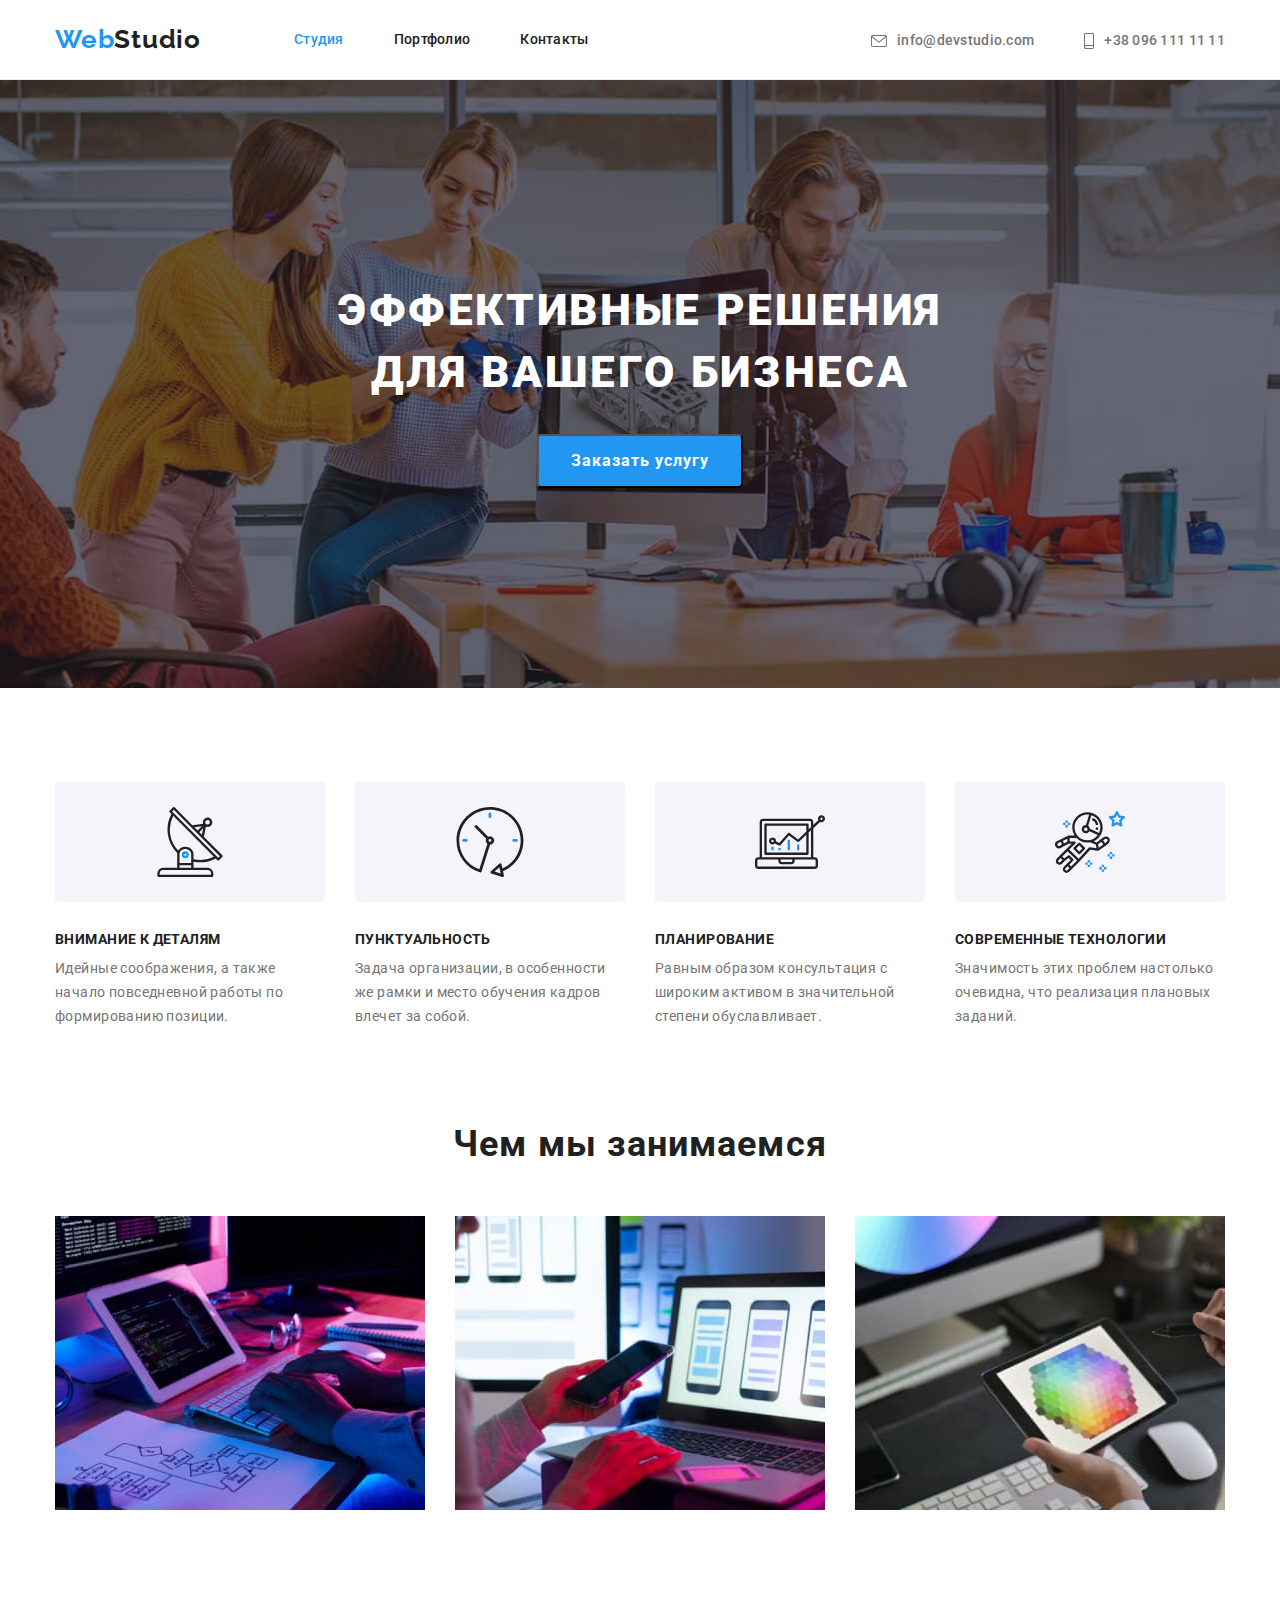
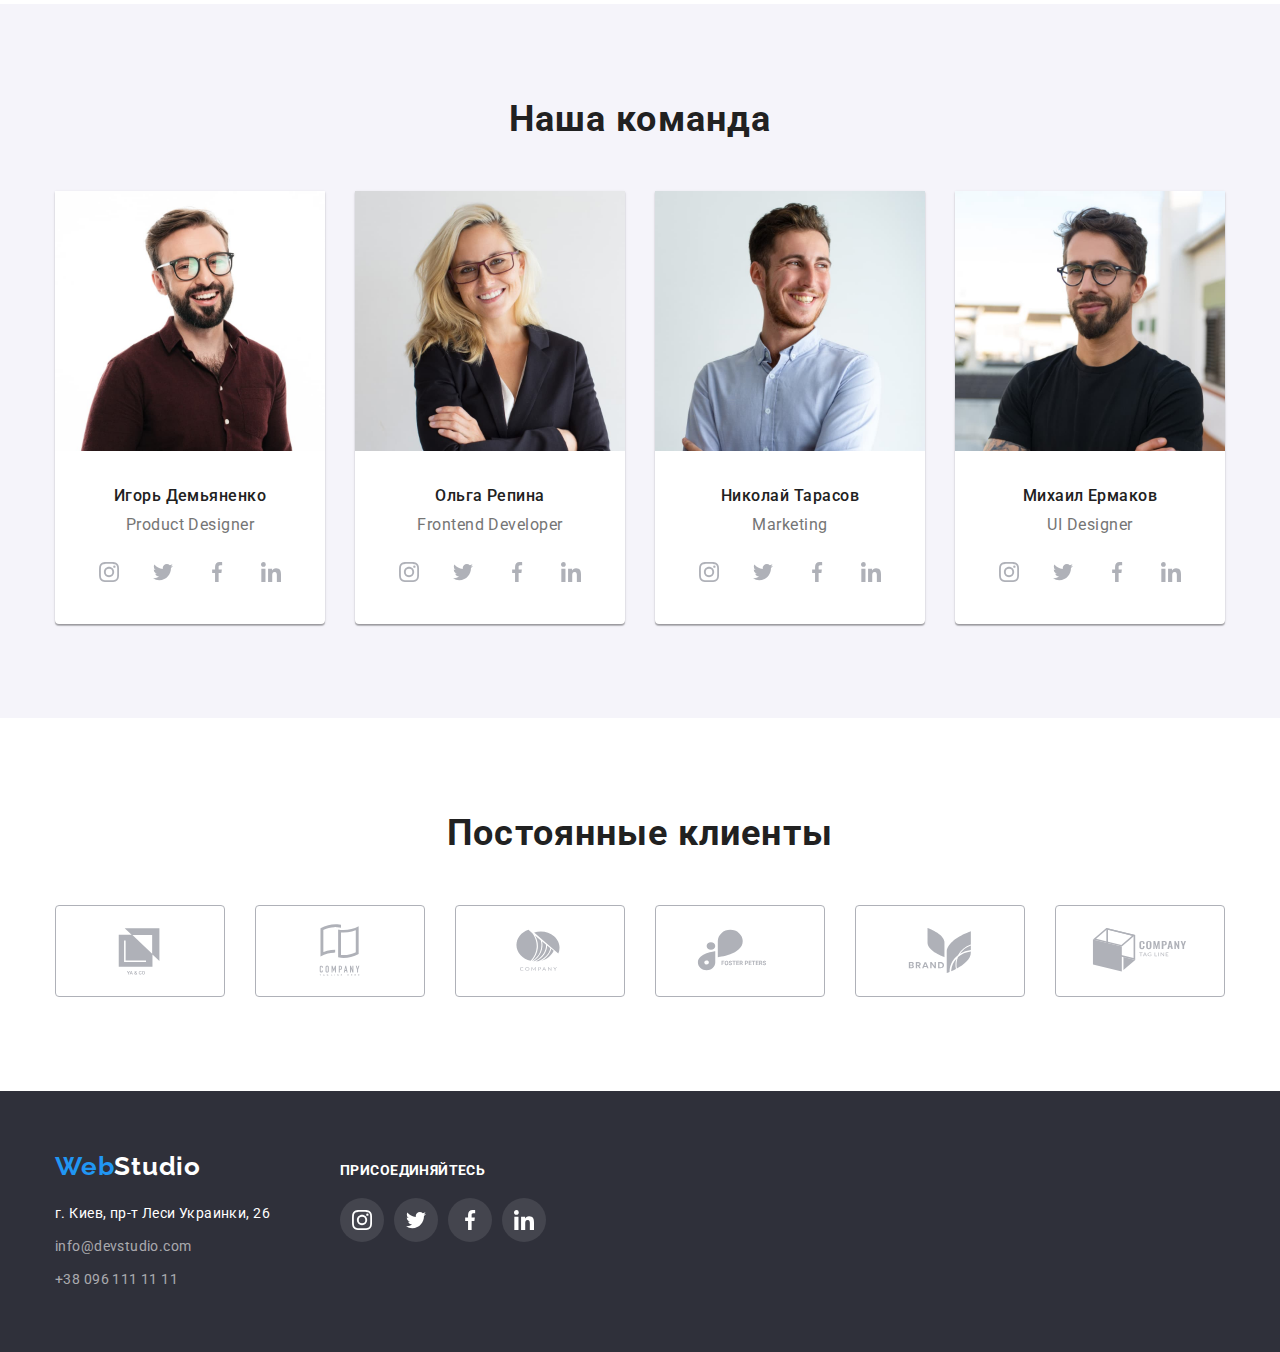
<file: index.html>
<!DOCTYPE html>
<html lang="ru">
<head>
    <meta charset="UTF-8">
    <meta http-equiv="X-UA-Compatible" content="IE=edge">
    <meta name="viewport" content="width=device-width, initial-scale=1.0">
    <title>WebStudio</title>
    <link rel="preconnect" href="https://fonts.googleapis.com">
    <link rel="preconnect" href="https://fonts.gstatic.com" crossorigin>
    <link href="https://fonts.googleapis.com/css2?family=Raleway:wght@700&family=Roboto:wght@400;500;700;900&display=swap" rel="stylesheet">
    <link rel="stylesheet" href="https://cdnjs.cloudflare.com/ajax/libs/modern-normalize/1.1.0/modern-normalize.min.css">
    <link rel="stylesheet" href="./css/styles.css">
</head>
<body>
    <header class="header-style">
        <div class="container main-nav">
        <nav class="main-nav">
            <a class="logo-head" href="/"><span class="logo-one">Web</span><span class="logo-dark">Studio</span></a>
            <ul class="site-nav list">
                <li class="item"><a href="./index.html" class="link current">Студия</a></li>
                <li class="item"><a href="./portfolio.html" class="link">Портфолио</a></li>
                <li class="item"><a href="#" class="link">Контакты</a></li>
            </ul>
        </nav>
        <ul class="info list">
            <li class="item">
                <a class="link" href="mailto:info@devstudio.com"><svg class="info-svg" width="16" height="12">
                    <use href="./images/symbol-defs.svg#icon-envelope"></use>
                </svg>info@devstudio.com</a></li>
            <li class="item">
                <a class="link" href="tel:+380961111111"><svg class="info-svg" width="10" height="16">
                    <use href="./images/symbol-defs.svg#icon-smartphone"></use>
                </svg>+38 096 111 11 11</a></li>
        </ul>
        </div>
    </header>
    <main>
        <section class="service">
            <h1 class="service-hero">Эффективные решения<br>для вашего бизнеса</h1>
            <button type="button" class="service-button">Заказать услугу</button>
        </section>
        <section class="benefits">
            <!-- h2 надо спрятать -->
            <h2 class="visually-hidden">Спрячем</h2>
            <div class="container">
            <ul class="benefits-list list">
                <li class="item">
                    <div class="benefits-style">
                    <svg class="benefits-svg" width="70" height="70">
                        <use href="./images/symbol-defs.svg#icon-antenna"></use>
                    </svg>
                    </div>
                <h3 class="benefits-hero">Внимание к деталям</h3>
                <p class="benefits-text">Идейные соображения, а также начало повседневной работы по формированию позиции.</p>
                </li>
                <li class="item">
                    <div class="benefits-style">
                        <svg class="benefits-svg" width="70" height="70">
                            <use href="./images/symbol-defs.svg#icon-clock"></use>
                        </svg>
                    </div>
                <h3 class="benefits-hero">Пунктуальность</h3>
                <p class="benefits-text">Задача организации, в особенности же рамки и место обучения кадров влечет за собой.</p>
                </li>
                <li class="item">
                    <div class="benefits-style">
                        <svg class="benefits-svg" width="70" height="70">
                            <use href="./images/symbol-defs.svg#icon-diagram"></use>
                        </svg>
                    </div>
                <h3 class="benefits-hero">Планирование</h3>
                <p class="benefits-text">Равным образом консультация с широким активом в значительной степени обуславливает.</p>
                </li>
                <li class="item">
                    <div class="benefits-style">
                        <svg class="benefits-svg" width="70" height="70">
                            <use href="./images/symbol-defs.svg#icon-astronaut"></use>
                        </svg>
                    </div>
                <h3 class="benefits-hero">Современные технологии</h3>
                <p class="benefits-text">Значимость этих проблем настолько очевидна, что реализация плановых заданий.</p>
                </li>
            </ul>
            </div>
        </section>
        <section class="work">
            <div class="container">
             <h2 class="work-hero">Чем мы занимаемся</h2>
             <ul class="work-list list">
                 <li class="item"><img src="./images/img-1.jpg" width="370" height="294" alt="набор текста на планшете"></li>
                 <li class="item"><img src="./images/img-2.jpg" width="370" height="294" alt="телефон в руке на фоне ноутбука"></li>
                 <li class="item"><img src="./images/img-3.jpg" width="370" height="294" alt="планшет в руках"></li>
            </ul>
            </div>
        </section>
        <section class="team">
            <div class="container">
            <h2 class="team-hero">Наша команда</h2>
            <ul class="team-list list">
                <li class="item">
                    <img src="./images/img-11.jpg" width="270" height="260" alt="фото Игорь Демьяненко">
                    <div class="team-style">
                    <h3 class="team-name">Игорь Демьяненко</h3>
                    <p class="team-position" lang="en">Product Designer</p>
                    </div>
                        <div class="social-button">
                        <a class="link" href="#">
                            <svg class="link-svg" width="20" height="20">
                                <use href="./images/symbol-defs.svg#icon-instagram"></use>
                            </svg>
                        </a>
                        <a class="link" href="#">
                            <svg class="link-svg" width="20" height="20">
                                <use href="./images/symbol-defs.svg#icon-twitter"></use>
                            </svg>
                        </a>
                        <a class="link" href="#">
                            <svg class="link-svg" width="20" height="20">
                                <use href="./images/symbol-defs.svg#icon-facebook"></use>
                            </svg>
                        </a>
                        <a class="link" href="#">
                            <svg class="link-svg" width="20" height="20">
                                <use href="./images/symbol-defs.svg#icon-linkedin"></use>
                            </svg>
                        </a>
                        </div>
                </li>
                <li class="item">
                    <img src="./images/img-22.jpg" width="270" height="260" alt="фото Ольга Репина">
                    <div class="team-style">
                    <h3 class="team-name">Ольга Репина</h3>
                    <p class="team-position" lang="en">Frontend Developer</p>
                    </div>
                    <div class="social-button">
                        <a class="link" href="#">
                            <svg class="link-svg" width="20" height="20">
                                <use href="./images/symbol-defs.svg#icon-instagram"></use>
                            </svg>
                        </a>
                        <a class="link" href="#">
                            <svg class="link-svg" width="20" height="20">
                                <use href="./images/symbol-defs.svg#icon-twitter"></use>
                            </svg>
                        </a>
                        <a class="link" href="#">
                            <svg class="link-svg" width="20" height="20">
                                <use href="./images/symbol-defs.svg#icon-facebook"></use>
                            </svg>
                        </a>
                        <a class="link" href="#">
                            <svg class="link-svg" width="20" height="20">
                                <use href="./images/symbol-defs.svg#icon-linkedin"></use>
                            </svg>
                        </a>
                    </div>
                </li>
                <li class="item">
                    <img src="./images/img-33.jpg" width="270" height="260" alt="фото Николай Тарасов">
                    <div class="team-style">
                    <h3 class="team-name">Николай Тарасов</h3>
                    <p class="team-position" lang="en">Marketing</p>
                    </div>
                    <div class="social-button">
                        <a class="link" href="#">
                            <svg class="link-svg" width="20" height="20">
                                <use href="./images/symbol-defs.svg#icon-instagram"></use>
                            </svg>
                        </a>
                        <a class="link" href="#">
                            <svg class="link-svg" width="20" height="20">
                                <use href="./images/symbol-defs.svg#icon-twitter"></use>
                            </svg>
                        </a>
                        <a class="link" href="#">
                            <svg class="link-svg" width="20" height="20">
                                <use href="./images/symbol-defs.svg#icon-facebook"></use>
                            </svg>
                        </a>
                        <a class="link" href="#">
                            <svg class="link-svg" width="20" height="20">
                                <use href="./images/symbol-defs.svg#icon-linkedin"></use>
                            </svg>
                        </a>
                    </div>
                </li>
                <li class="item">
                    <img src="./images/img-44.jpg" width="270" height="260" alt="фото Михаил Ермаков">
                    <div class="team-style">
                    <h3 class="team-name">Михаил Ермаков</h3>
                    <p class="team-position" lang="en">UI Designer</p>
                    </div>
                    <div class="social-button">
                        <a class="link" href="#">
                            <svg class="link-svg" width="20" height="20">
                                <use href="./images/symbol-defs.svg#icon-instagram"></use>
                            </svg>
                        </a>
                        <a class="link" href="#">
                            <svg class="link-svg" width="20" height="20">
                                <use href="./images/symbol-defs.svg#icon-twitter"></use>
                            </svg>
                        </a>
                        <a class="link" href="#">
                            <svg class="link-svg" width="20" height="20">
                                <use href="./images/symbol-defs.svg#icon-facebook"></use>
                            </svg>
                        </a>
                        <a class="link" href="#">
                            <svg class="link-svg" width="20" height="20">
                                <use href="./images/symbol-defs.svg#icon-linkedin"></use>
                            </svg>
                        </a>
                    </div>
                </li>
            </ul>
            </div>
        </section>
        <section class="clients">
            <div class="container">
                <h2 class="team-hero">Постоянные клиенты</h2>
                <ul class="clients-list list">
                    <li class="clients-item">
                        <a class="clients-link" href="#">                 
                            <svg class="clients-svg" width="106" height="60">
                                <use href="./images/symbol-defs.svg#icon-client-1"></use>
                            </svg>                          
                        </a> 
                    </li>
                    <li class="clients-item">
                        <a class="clients-link" href="#">
                            <svg class="clients-svg" width="106" height="60">
                                <use href="./images/symbol-defs.svg#icon-client-2"></use>
                            </svg>                          
                        </a>
                    </li>
                    <li class="clients-item">
                        <a class="clients-link" href="#">               
                            <svg class="clients-svg" width="106" height="60">
                                <use href="./images/symbol-defs.svg#icon-client-3"></use>
                            </svg>       
                        </a>
                    </li>
                    <li class="clients-item">
                        <a class="clients-link" href="#">
                            <svg class="clients-svg" width="106" height="60">
                                <use href="./images/symbol-defs.svg#icon-client-4"></use>
                            </svg>
                        </a>
                    </li>
                    <li class="clients-item">
                        <a class="clients-link" href="#">
                            <svg class="clients-svg" width="106" height="60">
                                <use href="./images/symbol-defs.svg#icon-client-5"></use>
                            </svg>
                        </a>
                    </li>
                    <li class="clients-item">
                        <a class="clients-link" href="#">
                            <svg class="clients-svg" width="106" height="60">
                                <use href="./images/symbol-defs.svg#icon-client-6"></use>
                            </svg>                           
                        </a>
                    </li>
                </ul>
            </div>
        </section>
    </main>
        <footer class="footer">
            <div class="container footer">
                <div class="adress-item">
                    <a class="logo-footer" href="/"><span class="logo-one">Web</span><span class="logo-white">Studio</span></a>
                    <address class="address">
                    <a class="address-location" href="https://goo.gl/maps/Z3MZNtVe45XxFBUFA" target="_blank" rel="noopener noreferrer ">г. Киев, пр-т Леси Украинки, 26</a>
                    <a class="address-info" href="mailto:info@devstudio.com">info@devstudio.com</a>
                    <a class="address-info" href="tel:+380961111111">+38 096 111 11 11</a>
                    </address>
                </div>
                <div class="social-item">
                    <h3 class="join-hero">ПРИСОЕДИНЯЙТЕСЬ</h3>
                        <div class="join-link">
                        <a class="link" href="#">
                            <svg class="join-svg" width="20" height="20">
                                <use href="./images/symbol-defs.svg#icon-instagram"></use>
                            </svg>
                        </a>
                        <a class="link" href="#">
                            <svg class="join-svg" width="20" height="20">
                                <use href="./images/symbol-defs.svg#icon-twitter"></use>
                            </svg>
                        </a>
                        <a class="link" href="#">
                            <svg class="join-svg" width="20" height="20">
                                <use href="./images/symbol-defs.svg#icon-facebook"></use>
                            </svg>
                        </a>
                        <a class="link" href="#">
                            <svg class="join-svg" width="20" height="20">
                                <use href="./images/symbol-defs.svg#icon-linkedin"></use>
                            </svg>
                        </a>
                        </div>
                    </div>
                </div>
        </footer>
</body>
</html>
</file>
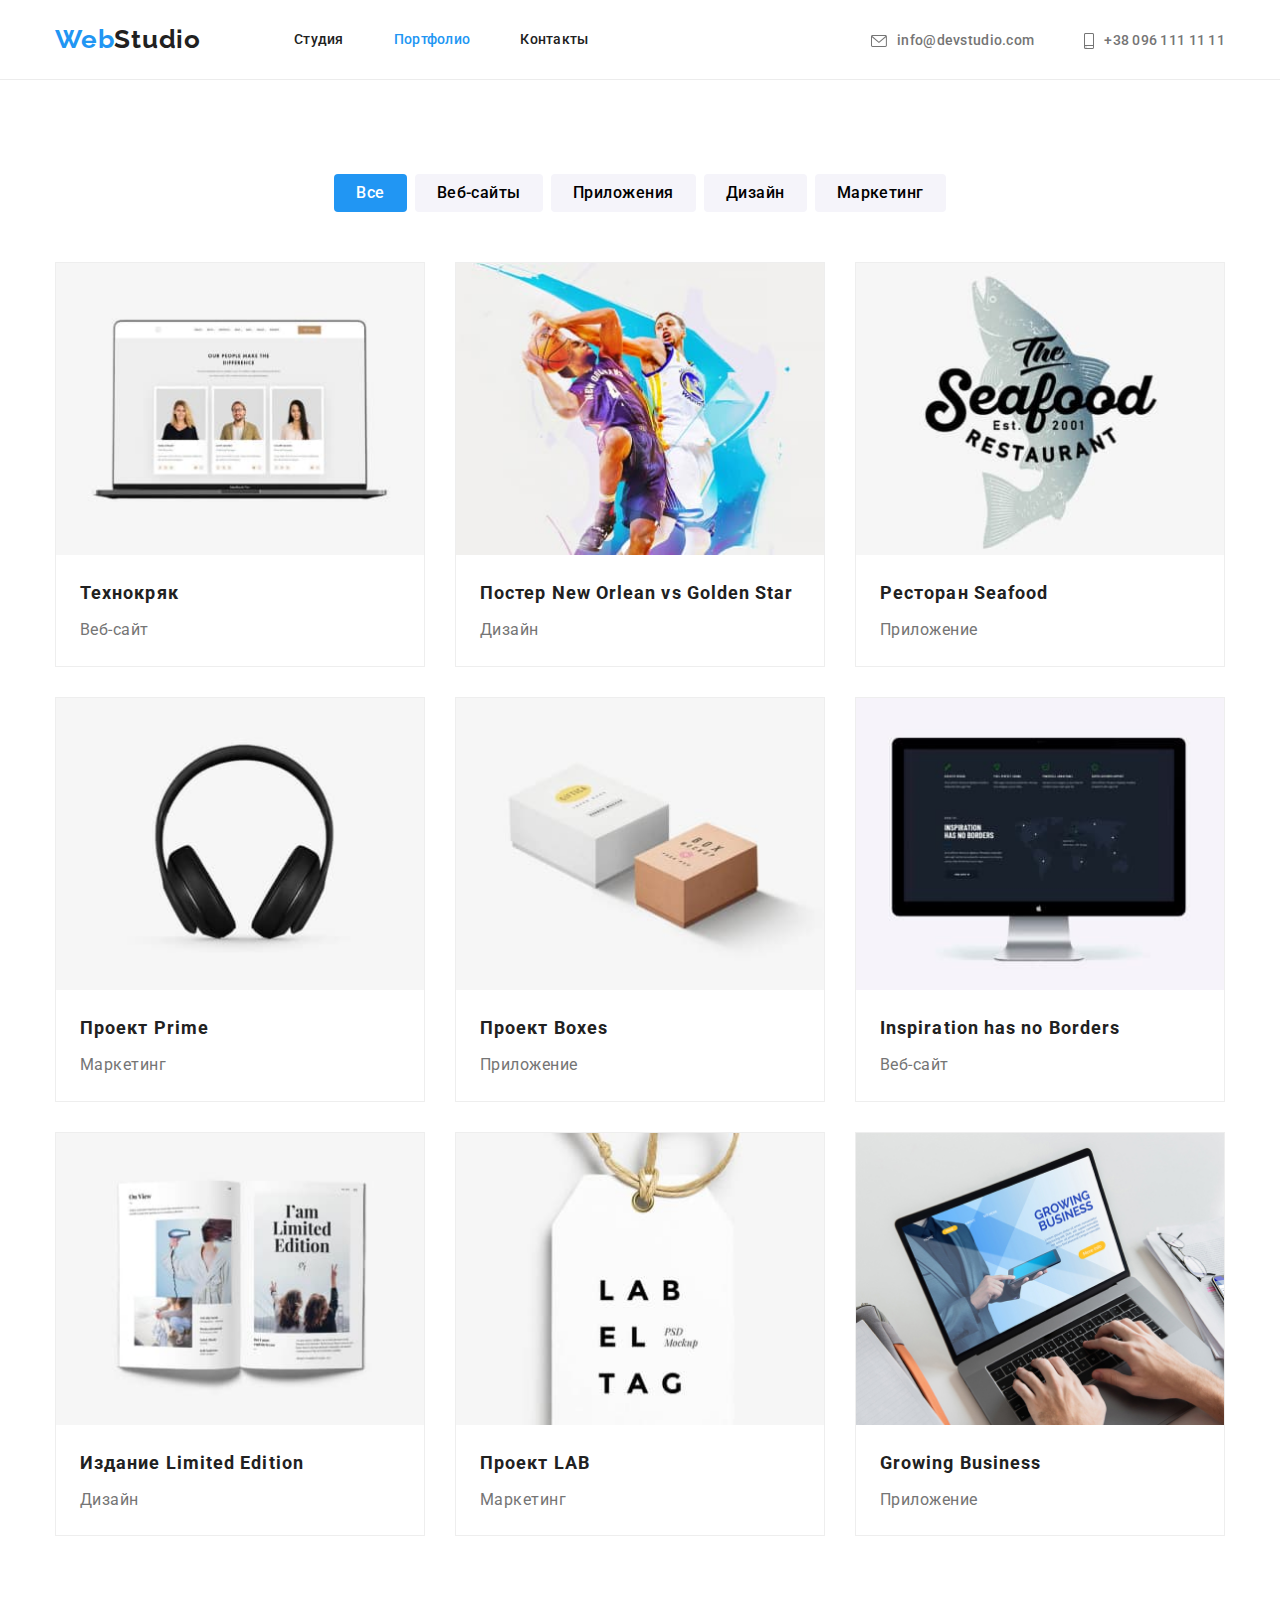
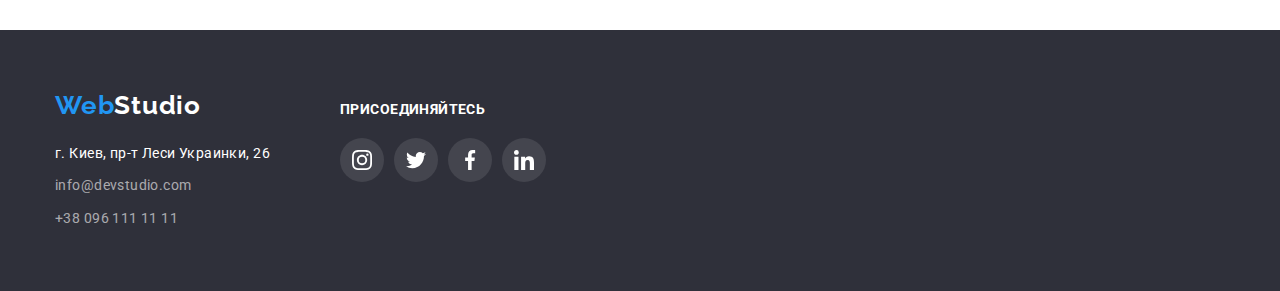
<file: portfolio.html>
<!DOCTYPE html>
<html lang="ru">
<head>
    <meta charset="UTF-8">
    <meta http-equiv="X-UA-Compatible" content="IE=edge">
    <meta name="viewport" content="width=device-width, initial-scale=1.0">
    <title>WebStudio</title>
    <link rel="preconnect" href="https://fonts.googleapis.com">
    <link rel="preconnect" href="https://fonts.gstatic.com" crossorigin>
    <link href="https://fonts.googleapis.com/css2?family=Raleway:wght@700&family=Roboto:wght@400;500;700;900&display=swap" rel="stylesheet">
    <link rel="stylesheet" href="https://cdnjs.cloudflare.com/ajax/libs/modern-normalize/1.1.0/modern-normalize.min.css">
    <link rel="stylesheet" href="./css/styles.css">
    </head>
        <body>
            <header class="header-style">
                <div class="container main-nav">
                    <nav class="main-nav">
                        <a class="logo-head" href="/"><span class="logo-one">Web</span><span class="logo-dark">Studio</span></a>
                        <ul class="site-nav list">
                            <li class="item"><a href="./index.html" class="link">Студия</a></li>
                            <li class="item"><a href="./portfolio.html" class="link current">Портфолио</a></li>
                            <li class="item"><a href="#" class="link">Контакты</a></li>
                        </ul>
                    </nav>
                    <ul class="info list">
                        <li class="item">
                            <a class="link" href="mailto:info@devstudio.com"><svg class="info-svg" width="16" height="12">
                                    <use href="./images/symbol-defs.svg#icon-envelope"></use>
                                </svg>info@devstudio.com</a>
                        </li>
                        <li class="item">
                            <a class="link" href="tel:+380961111111"><svg class="info-svg" width="10" height="16">
                                    <use href="./images/symbol-defs.svg#icon-smartphone"></use>
                                </svg>+38 096 111 11 11</a>
                        </li>
                    </ul>
                </div>
            </header>
         <main>
        <section class="carousel">
            <div class="container">
            <!-- Надо спрятать H1 -->
            <h1 class="visually-hidden">Спрячем</h1>
            <ul class="list-button list">
                <li class="item"><button type="button" class="list-filter current">Все</button></li>
                <li class="item"><button type="button" class="list-filter">Веб-сайты</button></li>
                <li class="item"><button type="button" class="list-filter">Приложения</button></li>
                <li class="item"><button type="button" class="list-filter">Дизайн</button></li>
                <li class="item"><button type="button" class="list-filter">Маркетинг</button></li>
            </ul>
            </div>
            <div class="container">
                <ul class="examples list">      
                <li class="examples-item">
                    <img src="./images/img-portfolio-1.jpg" width="370" height="294" alt="ноутбук">
                    <div class="block-style">
                    <h2 class="examples-hero">Технокряк</h2>
                    <p class="examples-text">Веб-сайт</p>
                    </div>
                </li>
                <li class="examples-item">
                    <img src="./images/img-portfolio-2.jpg" width="370" height="294" alt="два баскетболиcта">
                    <div class="block-style">
                    <h2 class="examples-hero">Постер New Orlean vs Golden Star</h2>
                    <p class="examples-text">Дизайн</p>
                    </div>
                </li>
                <li class="examples-item">
                    <img src="./images/img-portfolio-3.jpg" width="370" height="294" alt="логотип ресторана Seafood">
                    <div class="block-style">
                    <h2 class="examples-hero">Ресторан Seafood</h2>
                    <p class="examples-text">Приложение</p>
                    </div>
                </li>
                <li class="examples-item">
                    <img src="./images/img-portfolio-4.jpg" width="370" height="294" alt="наушники">
                    <div class="block-style">
                    <h2 class="examples-hero">Проект Prime</h2>
                    <p class="examples-text">Маркетинг</p>
                    </div>
                </li>
                <li class="examples-item">
                    <img src="./images/img-portfolio-5.jpg" width="370" height="294" alt="упаковочные коробки">
                    <div class="block-style">
                    <h2 class="examples-hero">Проект Boxes</h2>
                    <p class="examples-text">Приложение</p>
                    </div>
                </li>
                <li class="examples-item"> 
                    <img src="./images/img-portfolio-6.jpg" width="370" height="294" alt="монитор">
                    <div class="block-style">
                    <h2 class="examples-hero" lang="en">Inspiration has no Borders</h2>
                    <p class="examples-text">Веб-сайт</p>
                    </div>
                </li>
                <li class="examples-item">
                    <img src="./images/img-portfolio-7.jpg" width="370" height="294" alt="журнал">
                    <div class="block-style">
                    <h2 class="examples-hero">Издание Limited Edition</h2>
                    <p class="examples-text">Дизайн</p>
                    </div>
                </li>
                <li class="examples-item">
                    <img src="./images/img-portfolio-8.jpg" width="370" height="294" alt="бирка с названием лейбла">
                    <div class="block-style">
                    <h2 class="examples-hero">Проект LAB</h2>
                    <p class="examples-text">Маркетинг</p>
                    </div>
                </li>
                <li class="examples-item">
                    <img src="./images/img-portfolio-9.jpg" width="370" height="294" alt="руки на клавиатуре ноутбука">
                    <div class="block-style">
                    <h2 class="examples-hero" lang="en">Growing Business</h2>
                    <p class="examples-text">Приложение</p>
                    </div>
                </li>
                </ul>
                </div>
        </section>
    </main>
    <footer class="footer">
        <div class="container footer">
            <div class="adress-item">
                <a class="logo-footer" href="/"><span class="logo-one">Web</span><span class="logo-white">Studio</span></a>
                <address class="address">
                    <a class="address-location" href="https://goo.gl/maps/Z3MZNtVe45XxFBUFA" target="_blank"
                        rel="noopener noreferrer ">г. Киев, пр-т Леси Украинки, 26</a>
                    <a class="address-info" href="mailto:info@devstudio.com">info@devstudio.com</a>
                    <a class="address-info" href="tel:+380961111111">+38 096 111 11 11</a>
                </address>
            </div>
            <div class="social-item">
                <h3 class="join-hero">ПРИСОЕДИНЯЙТЕСЬ</h3>
                <div class="join-link">
                    <a class="link" href="#">
                        <svg class="join-svg" width="20" height="20">
                            <use href="./images/symbol-defs.svg#icon-instagram"></use>
                        </svg>
                    </a>
                    <a class="link" href="#">
                        <svg class="join-svg" width="20" height="20">
                            <use href="./images/symbol-defs.svg#icon-twitter"></use>
                        </svg>
                    </a>
                    <a class="link" href="#">
                        <svg class="join-svg" width="20" height="20">
                            <use href="./images/symbol-defs.svg#icon-facebook"></use>
                        </svg>
                    </a>
                    <a class="link" href="#">
                        <svg class="join-svg" width="20" height="20">
                            <use href="./images/symbol-defs.svg#icon-linkedin"></use>
                        </svg>
                    </a>
                </div>
            </div>
        </div>
    </footer>
</body>
</html>
</file>
<file: css/styles.css>
:root {
    --primary-text-color: #757575;
    --secondary-text-color: #212121;
    --color-logo: #2196F3;
    --white-color: #ffffff;
    --cursor-default: default;

}
body {
    font-family: 'Roboto', sans-serif, 'Arial', sans-serif;
    color: var(--primary-text-color);
    background-color: var(--white-color);
                            
}
.visually-hidden {
    position: absolute;
    width: 1px;
    height: 1px;
    margin: -1px;
    border: 0;
    padding: 0;
    white-space: nowrap;
    clip-path: inset(100%);
    clip: rect(0 0 0 0);
    overflow: hidden;
}
.list {
    list-style: none;
    margin: 0;
    padding: 0;
}                      
.container {
    width: 1200px;
    padding-left: 15px;
    padding-right: 15px;
    margin: 0 auto;
}
                                /* Header section */
.header-style {
    border-bottom: 1px solid #ECECEC;
}
.main-nav {
    display: flex;
    align-items: center;
}
                                    /* Logo */
.logo-head {
    text-decoration: none;
    cursor: var(--cursor-default);
}
.logo-one {
    color: var(--color-logo);
    font-family: 'Raleway';
    font-weight: 700;
    font-size: 26px;
    line-height: 1.2;
    letter-spacing: 0.03em;
}
.logo-dark {
    color: var(--secondary-text-color);
    font-family: 'Raleway';
    font-weight: 700;
    font-size: 26px;
    line-height: 1.2;
    letter-spacing: 0.03em;
}
                                /*  Site nav */
.site-nav {
    display: flex;
    margin-left: 93px;
}
.site-nav .item + .item {
    margin-left: 50px;
}
.site-nav .link {
    display: block;
    color: var(--secondary-text-color);
    font-weight: 500;
    font-size: 14px;
    line-height: 1.1;
    letter-spacing: 0.02em;
    text-decoration: none;
    cursor: var(--cursor-default);
    padding-top: 32px;
    padding-bottom: 32px;
}
.site-nav .link:hover, 
.site-nav .link:focus {
    color: var(--color-logo);
}
.site-nav .link.current {
    color: var(--color-logo);
}
                                /* Info nav */
.info {
    display: flex;
    margin-left: auto;
}
.item {
    align-items: center;
}
.info-svg {
    margin-right: 10px;
    vertical-align: middle;
    fill: #757575;
}
.link:hover,
.link:focus {
    fill: var(--color-logo);
}
.info-svg .item + .item {
    margin-left: 10px;
}
.info .link {
    color: var(--primary-text-color);
    font-weight: 500;
    font-size: 14px;
    line-height: 1.1;
    letter-spacing: 0.02em;
    text-decoration: none;
    cursor: var(--cursor-default);
}
.info .item + .item {
    margin-left: 50px;
}
.info .link:hover, 
.info .link:focus {
    color: var(--color-logo);
}
                                /* Servis section */
.service {
    background-image: linear-gradient(to top, rgba(47, 48, 58, 0.4), rgba(47, 48, 58, 0.4)), url(../images/Background-Img.jpg);
    background-repeat: no-repeat;
    background-size: cover;
    background-position: center;
    max-width: 1600px;
    margin-left: auto;
    margin-right: auto;
    background-color: #2F303A;
    text-align: center;
    padding-bottom: 200px;
    padding-top: 200px;
}
.service-hero {
    margin-top: 0;
    margin-bottom: 30px;
    color: var(--white-color);
    font-weight: 900;
    font-size: 44px;
    line-height: 1.4;
    letter-spacing: 0.06em;
    text-transform: uppercase;
}
.service-button {
    font-family: 'Roboto';
    font-weight: 700;
    font-size: 16px;
    line-height: 1.9;
    letter-spacing: 0.06em;
    cursor: pointer;
    padding: 10px 32px;
}
.service button {
    color: var(--white-color);
    background: var(--color-logo);
    box-shadow: 0px 4px 4px rgba(0, 0, 0, 0.15);
    border-radius: 4px;
}
                                /* Benefits section */
.benefits-list {
    display: flex;  
}
.benefits .item + .item {
    margin-left: 30px;
}
.benefits {
    padding-top: 94px;
    padding-bottom: 94px;
}
.benefits-style {
    display: flex;
    justify-content: center;
    align-items: center;
    border-radius: 4px;
    background-color: #F5F4FA;
    margin-bottom: 30px;
    width: 270px;
    height: 120px;
    
}
.benefits-hero {
    color: var(--secondary-text-color);
    font-size: 14px;
    line-height: 1.1;
    letter-spacing: 0.03em;
    text-transform: uppercase;
    margin-top: 0;
    margin-bottom: 10px;
}
.benefits-text {
    color: var(--primary-text-color);
    font-size: 14px;
    line-height: 1.7;
    letter-spacing: 0.03em;
    margin-top: 0;
    margin-bottom: 0;
}

                                /* Work section */
.work-list {
    display: flex;
}
.work {
    padding-bottom: 94px;
}
.work-hero {
    margin-top: 0;
    margin-bottom: 50px;
    color: var(--secondary-text-color);
    font-size: 36px;
    line-height: 1.2;
    text-align: center;
    letter-spacing: 0.03em;
}
.work-list .item + .item {
    margin-left: 30px;
}
.work-list img {
    display: block;
    max-width: 100%;
    height: auto;
}

                                /* Team section */
.team {
    background-color: #F5F4FA;
    padding-top: 94px;
    padding-bottom: 94px;
}
.team-list {
    display: flex;
}
.team-list .item {
    border: 1px solid inherit;
    background: var(--white-color);
    box-shadow: 0px 1px 3px rgba(0, 0, 0, 0.12),
                0px 1px 1px rgba(0, 0, 0, 0.14),
                0px 2px 1px rgba(0, 0, 0, 0.2);
    border-radius: 0px 0px 4px 4px;
}
.team-list .item + .item {
    margin-left: 30px;
}
.team-hero {
    color: var(--secondary-text-color);
    font-size: 36px;
    line-height: 1.2;
    text-align: center;
    letter-spacing: 0.03em;
    margin-top: 0;
    margin-bottom: 50px;
}
.team-name {
    color: var(--secondary-text-color);
    font-weight: 500;
    font-size: 16px;
    line-height: 1.2;
    text-align: center;
    letter-spacing: 0.03em;
    margin-top: 0;
    margin-bottom: 10px;
}
.team-position {
    color: var(--primary-text-color);
    font-size: 16px;
    line-height: 1.2;
    text-align: center;
    letter-spacing: 0.03em;
    margin: 0;
}
.team-list .team-style {
    padding-top: 30px;
    padding-bottom: 16px;
}                                    
    
                                     /* Social content */
.link-svg {
    display: block;
    margin: 0 auto;
    padding: -12px;
}
.social-button {
    display: flex;
    justify-content: center; 
    margin-bottom: 30px;
}
.social-button .link {
    fill: #AFB1B8;
    padding: 12px 12px;
    border-radius: 50%;
}
.social-button .link + .link {
    margin-left: 10px;
}
.social-button .link:hover,
.social-button .link:focus {
    fill: var(--white-color);
    background-color: var(--color-logo);
    outline: none;
}
.link-svg:hover,
.link-svg:focus {
    fill: var(--white-color);
    outline: none;
}
                                /* clients section */
.clients {
    padding-top: 94px;
    padding-bottom: 94px;
}
.clients-list {
    display: flex;
    justify-content: center;
    align-items: center;
    margin-top: 50px;
}
.clients-item:not(:last-child) {
    margin-right: 30px;
}
.clients-link {
    display: flex;
    justify-content: center;
    align-items: center;
    fill: #AFB1B8;
    border: 1px solid #AFB1B8;
    border-radius: 4px;
    width: 170px;
    height: 92px;
}
.clients-link:hover,
.clients-link:focus {
    border-color: var(--color-logo);
    fill: var(--color-logo);
    outline: none;
}

                                /* Footer section */
.footer .logo-footer {
    display: block;
    margin-bottom: 20px;
    text-decoration: none;
    cursor: var(--cursor-default);
}
.address a {
    display: block;
    margin-bottom: 9px;
}
.address a:last-child {
    margin-bottom: 0;
}
.footer .container {
    padding-top: 0;
    padding-bottom: 0;
}
.logo-white {
    color: var(--white-color);
    font-family: 'Raleway';
    font-weight: 700;
    font-size: 26px;
    line-height: 1.2;
    letter-spacing: 0.03em;
}
.footer {
    background-color: #2F303A;
    padding-top: 60px;
    padding-bottom: 60px;
}
.address-location {
    color: var(--white-color);
    font-size: 14px;
    line-height: 1.7;
    letter-spacing: 0.03em;
}
.address-info {
    color: rgba(255, 255, 255, 0.6);
    font-size: 14px;
    line-height: 1.7;
    letter-spacing: 0.03em;
}
.address a {
    text-decoration: none;
    font-style: normal;
    cursor: var(--cursor-default);
}
.address a:hover,
.address a:focus {
    color: var(--color-logo);
}
                                    /* Social section */        
.footer {
    display: flex;
}
.adress-item {
    display: flex;
    flex-direction: column;
}
.join-hero {
    display: flex;
    font-weight: 700;
    font-size: 14px;
    line-height: 1.1;
    letter-spacing: 0.03em;
    text-transform: uppercase;
    color: var(--white-color);
    margin-top: 12px;
    margin-bottom: 20px;
}
.social-item {
    display: flex;
    flex-direction: column;
    margin-left: 70px;
}
.join-link {
    display: flex;
}
.social-item .link {
    display: flex;
    width: 44px;
    height: 44px;
    justify-content: center;
    align-items: center;
    border-radius: 50%;
    background: rgba(255, 255, 255, 0.1);
    fill: var(--white-color);
    outline: none;
}
.social-item .link+.link {
    margin-left: 10px;
}
.social-item .link:hover,
.social-item .link:focus {
    background-color: var(--color-logo);
    fill: var(--white-color);
}
.social-button .link:hover,
.social-button .link:focus {
    fill: var(--white-color);
    background-color: var(--color-logo);
}
.link-svg:hover,
.link-svg:focus {
    fill: var(--white-color);
}
.join-svg {
    display: block;
    margin: 0 auto;
}
.join-svg:hover,
.join-svg:focus {
    fill: var(--white-color);
}
                                    
                                    /* Страница Портфолио */

                                        /* Фильтр */
.carousel {
    padding-top: 94px;
    padding-bottom: 94px;
}
.list-button {
    display: flex;  
    justify-content: center;
    margin-bottom: 50px;
}
.list-filter {
    display: inline-block;
    font-family: 'Roboto';
    font-style: normal;
    font-weight: 500;
    font-size: 16px;
    line-height: 1.6;
    letter-spacing: 0.03em;
    background-color: #F5F4FA;
    border-radius: 4px;
    border: inherit;
    padding: 6px 22px;
}
.list-button .item + .item {
    margin-left: 8px;
}
.list-button .current {
    color: var(--white-color);
    background-color: var(--color-logo);
}
 .list-button button:hover,
 .list-button button:focus {
    outline: none;
    color: var(--white-color);
    background-color: var(--color-logo);
    box-shadow: 0px 3px 1px rgba(0, 0, 0, 0.1),
                0px 1px 2px rgba(0, 0, 0, 0.08),
                0px 2px 2px rgba(0, 0, 0, 0.12);
    }
                                        /* Портфолио */

.block-style {
    display: block;
    padding-left: 24px;
    padding-top: 20px;
    padding-bottom: 20px;
}
.examples-hero {
    color: var(--secondary-text-color);
    font-size: 18px;
    line-height: 2;
    letter-spacing: 0.06em;
    margin-top: 0;
    margin-bottom: 4px;
}
.examples-text {
    color: var(--primary-text-color);
    font-size: 16px;
    line-height: 1.9;
    letter-spacing: 0.03em;
    margin-top: 0;
    margin-bottom: 0;
}
.examples {
    display: flex;
    flex-wrap: wrap;
}
.examples img {
    display: block;
    max-width: 100%;
    height: auto;
}
.examples-item {
    border: 1px solid #EEEEEE;
    width: 370px;
    margin-right: 30px;
    margin-bottom: 30px;
}
.examples-item:hover {
    box-shadow: 0px 1px 1px rgba(0, 0, 0, 0.12),
                0px 4px 4px rgba(0, 0, 0, 0.06),
                1px 4px 6px rgba(0, 0, 0, 0.16);
}
.examples-item:nth-child(3n) {
    margin-right: 0;
}
.examples-item:nth-last-child(-n + 3) {
    margin-bottom: 0;
}
</file>
